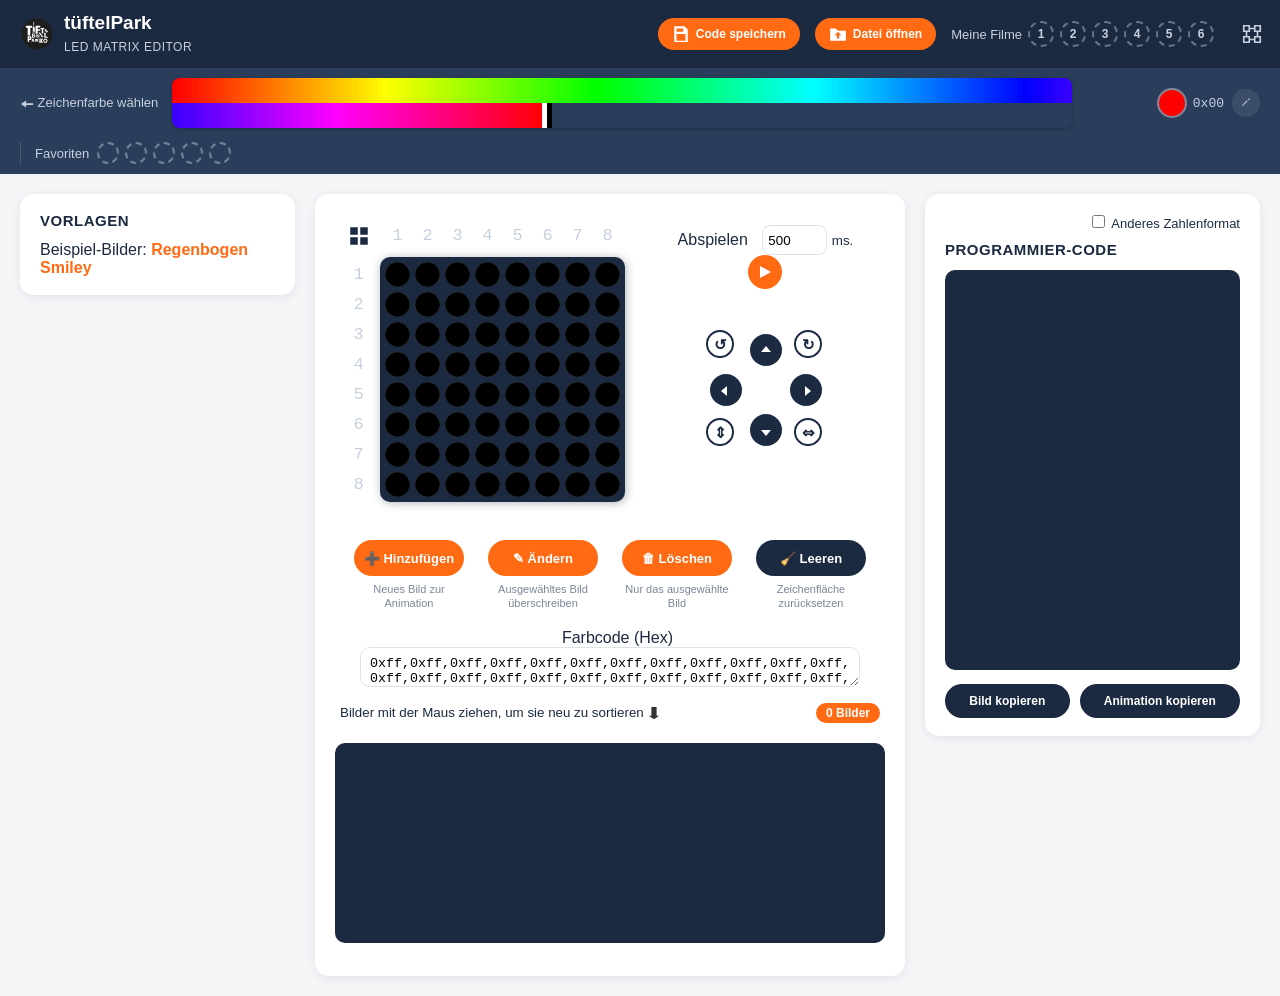
<file: matrix_editor_v3/index.html>
<!DOCTYPE html>
<html lang="de">
<head>
    <meta charset="UTF-8">
    <title>LED Matrix Editor</title>
    <meta name="viewport" content="width=device-width, initial-scale=1">
    <meta name="keywords" content="LED matrix, 8x8, matrix editor, matrix animation">
    <meta name="description" content="Online matrix editor: create images for LED matrix">
    <meta name="author" content="Xantorohara">

    <style>
        @media only screen and (min-height: 900px) {
            #frames { height: 400px; }
        }
    </style>
    <link rel="icon" type="image/svg+xml" href="tp-logo.svg">
    <link rel="stylesheet" href="styles.css?1">
</head>

<body class="red-leds plain-theme">

<nav class="navbar">
    <span class="navbar-brand">
        <img src="tp-logo.svg" alt="tüftelPark" class="logo-mark">
        <span>tüftelPark<br><span class="brand-sub">LED Matrix Editor</span></span>
    </span>

    <span class="navbar-spacer"></span>

    <button id="save-code-button" type="button" title="Aktuellen Code als Datei speichern">
        <svg class="icon" viewBox="0 0 16 16" style="width:18px;height:18px;"><path d="M2 1h9l3 3v11H2V1zm2 2v3h6V3H4zm0 5v6h8V8H4z"/></svg>
        Code speichern
    </button>

    <button id="open-code-button" type="button" title="Gespeicherten Code (.h, .txt, .ino) öffnen – die Datei kann auch auf die Bilderleiste gezogen werden">
        <svg class="icon" viewBox="0 0 16 16" style="width:18px;height:18px;"><path d="M1 3h5l2 2h7v9H1V3zm7 3L5 9h2v3h2V9h2L8 6z"/></svg>
        Datei öffnen
    </button>
    <input id="open-code-input" type="file" accept=".h,.txt,.ino,.c,.cpp,text/plain" style="display:none;">

    <div id="movie-slots" style="display:flex; align-items:center; gap:6px;" title="Leeren Platz anklicken = aktuelle Animation speichern. Belegten Platz anklicken = Film laden. Rechtsklick = Platz löschen.">
        <span class="navbar-text" style="white-space:nowrap;">Meine Filme</span>
        <span id="movie-slot-1" class="movie-slot" data-slot="0">1</span>
        <span id="movie-slot-2" class="movie-slot" data-slot="1">2</span>
        <span id="movie-slot-3" class="movie-slot" data-slot="2">3</span>
        <span id="movie-slot-4" class="movie-slot" data-slot="3">4</span>
        <span id="movie-slot-5" class="movie-slot" data-slot="4">5</span>
        <span id="movie-slot-6" class="movie-slot" data-slot="5">6</span>
        <button id="circuit-theme" title="Anderes Aussehen der Matrix" style="border:none;background:none;">
            <svg class="icon" viewBox="0 0 16 16" style="width:22px;height:22px;"><path d="M2 2h4v4H2V2zm8 0h4v4h-4V2zM2 10h4v4H2v-4zm8 0h4v4h-4v-4zM6 4h4M4 6v4M12 6v4M6 12h4" stroke="currentColor" fill="none" stroke-width="1.2"/></svg>
        </button>
    </div>
</nav>

<div class="navbar-colorbar">
    <span class="navbar-text" style="white-space:nowrap;">
        <svg class="navbar-icon" viewBox="0 0 16 16"><path d="M1 8l6-4v3h8v2H7v3z"/></svg>
        Zeichenfarbe wählen
    </span>
    <p id="color-container"></p>
    <span id="color-preview">
        <h1 id="color-show" class="color-0"></h1>
        <span id="color-word">0x00</span>
        <button id="pipette-button" type="button" title="Pipette: Farbe von der Zeichenfläche übernehmen">
            <svg class="icon" viewBox="0 0 16 16"><path d="M11 1a2 2 0 012 2l-1.5 1.5-1-1L12 2l-1-1zM9.3 4.2l1 1L4 11.5 2.7 12l.5-1.3 6.1-6.5z"/></svg>
        </button>
    </span>
    <span id="favorites-block" title="Leeren Punkt anklicken = aktuelle Farbe speichern. Gefüllten Punkt anklicken = Farbe auswählen. Rechtsklick = Favorit leeren.">
        <span class="navbar-text" style="white-space:nowrap;">Favoriten</span>
        <span id="favorites"></span>
    </span>
</div>

<div class="container-fluid">
    <div class="main-row">

        <div class="col-library">
            <h3>Vorlagen</h3>
            <ul id="sets">
                <li>Beispiel-Bilder:
                    <a href="#0x000102030405060708090a0b0c0d0e0f101112131415161718191a1b1c1d1e1f202122232425262728292a2b2c2d2e2f303132333435363738393a3b3c3d3e3f|404142434445464748494a4b4c4d4e4f505152535455565758595a5b5c5d5e5f606162636465666768696a6b6c6d6e6f707172737475767778797a7b7c7d7e7f|808182838485868788898a8b8c8d8e8f909192939495969798999a9b9c9d9e9fa0a1a2a3a4a5a6a7a8a9aaabacadaeafb0b1b2b3b4b5b6b7b8b9babbbcbdbebf|c0c1c2c3c4c5c6c7c8c9cacbcccdcecfd0d1d2d3d4d5d6d7d8d9dadbdcdddedfe0e1e2e3e4e5e6e7e8e9eaebecedeeeff0f1f2f3f4f5f6f7f8f9fafbfcfdfeff">
                        Regenbogen
                    </a>
                    <a href="#181818181818181818fefe1818fefe1818ffff1818ffff1818ffff1818ffff18181818181818181818ff18181818ff181818ffffffff18181818181818181818|181818181818181818ffff1818ffff1818fefe1818fefe1818fefe1818fefe18181818181818181818181818181818181818ffffffff18181818181818181818|181818181818181818ffff1818ffff18fffefefffffefeff18ffff1818ffff181818181818181818181818181818ff181818ffffffff18181818181818181818">
                        Smiley
                    </a>
                </li>
            </ul>
        </div>

        <div id="circuit" class="col-matrix">
            <table style="display:inline-block;">
                <tr>
                    <td>
                        <table id="matrix">
                            <tr>
                                <td id="matrix-toggle" title="Alles an- oder ausschalten" style="cursor:pointer;">
                                    <svg class="icon" viewBox="0 0 16 16" style="width:20px;height:20px;"><rect x="1" y="1" width="6" height="6"/><rect x="9" y="1" width="6" height="6"/><rect x="1" y="9" width="6" height="6"/><rect x="9" y="9" width="6" height="6"/></svg>
                                </td>
                                <td>
                                    <div id="cols-container"></div>
                                </td>
                                <td style="width: 15px;"></td>
                            </tr>
                            <tr>
                                <td id="rows-container"></td>
                                <td id="leds-container"></td>
                                <td></td>
                            </tr>
                            <tr>
                                <td></td>
                                <td></td>
                                <td style="height: 15px;"></td>
                            </tr>
                        </table>
                    </td>
                    <td style="vertical-align: top;">
                        <div id="player">
                            <label for="play-delay-input" style="padding-right: 10px;">Abspielen</label>
                            <input id="play-delay-input" type="number" min="100" value="500">
                            <small id="ms" title="Millisekunden pro Bild"> ms.</small>
                            <button id="play-button" title="Animation abspielen/anhalten">
                                <svg id="play-button-play" class="icon" viewBox="0 0 16 16"><path d="M3 2l11 6-11 6V2z"/></svg>
                                <svg id="play-button-stop" class="icon" viewBox="0 0 16 16" style="display:none"><rect x="3" y="3" width="10" height="10"/></svg>
                            </button>
                        </div>
                        <div style="height: 25px;"></div>
                        <div id="shift-buttons-container">
                            <button id="rotate-left-button" class="corner-button" style="top:6px; left:6px;" title="Bild um 90° nach links drehen">↺</button>
                            <button id="rotate-right-button" class="corner-button" style="top:6px; left:94px;" title="Bild um 90° nach rechts drehen">↻</button>
                            <button id="shift-up-button" style="top:10px; left:50px;" title="Bild nach oben schieben">
                                <svg class="icon" viewBox="0 0 16 16"><path d="M8 3l5 6H3z"/></svg>
                            </button>
                            <button id="shift-right-button" style="top:50px; left:90px;" title="Bild nach rechts schieben">
                                <svg class="icon" viewBox="0 0 16 16"><path d="M13 8l-6 5V3z"/></svg>
                            </button>
                            <button id="shift-down-button" style="top:90px; left:50px;" title="Bild nach unten schieben">
                                <svg class="icon" viewBox="0 0 16 16"><path d="M8 13L3 7h10z"/></svg>
                            </button>
                            <button id="shift-left-button" style="top:50px; left:10px;" title="Bild nach links schieben">
                                <svg class="icon" viewBox="0 0 16 16"><path d="M3 8l6-5v10z"/></svg>
                            </button>
                            <button id="mirror-v-button" class="corner-button" style="top:94px; left:6px;" title="Bild vertikal spiegeln (oben-unten)">⇕</button>
                            <button id="mirror-h-button" class="corner-button" style="top:94px; left:94px;" title="Bild horizontal spiegeln (links-rechts)">⇔</button>
                        </div>
                        <div style="height: 25px;"></div>
                    </td>
                </tr>

                <tr>
                    <td colspan="2">
                        <div id="edit-buttons-container">
                            <div class="edit-btn">
                                <button id="insert-button" title="Neues Bild zur Animation hinzufügen">➕ Hinzufügen</button>
                                <small>Neues Bild zur Animation</small>
                            </div>
                            <div class="edit-btn">
                                <button id="update-button" title="Ausgewähltes Bild mit der Zeichnung überschreiben">✎ Ändern</button>
                                <small>Ausgewähltes Bild überschreiben</small>
                            </div>
                            <div class="edit-btn">
                                <button id="delete-button" title="Ausgewähltes Bild aus der Animation entfernen">🗑 Löschen</button>
                                <small>Nur das ausgewählte Bild</small>
                            </div>
                            <div class="edit-btn">
                                <button id="clear-button" title="Zeichenfläche leeren">🧹 Leeren</button>
                                <small>Zeichenfläche zurücksetzen</small>
                            </div>
                        </div>
                    </td>
                </tr>
                <tr>
                    <td colspan="2" id="hex-input-row">
                        <label for="hex-input" style="padding: 0 10px 0 25px;">Farbcode (Hex)</label>
                        <textarea id="hex-input" spellcheck="false"></textarea>
                    </td>
                </tr>
            </table>

            <div style="padding: 5px; display:flex; align-items:center; justify-content:space-between; flex-wrap:wrap; gap:8px;">
                <small>
                    Bilder mit der Maus ziehen, um sie neu zu sortieren
                    <svg class="navbar-icon" viewBox="0 0 16 16" style="fill:#333;"><path d="M8 15l-6-4h3V1h6v10h3z"/></svg>
                </small>
                <span id="frame-count">0 Bilder</span>
            </div>

            <div id="frames"></div>
        </div>

        <div class="col-output">
            <div class="checkbox-row">
                <label><input type="checkbox" id="images-as-byte-arrays"> Anderes Zahlenformat</label>
            </div>
            <h3>Programmier-Code</h3>
            <textarea id="output" spellcheck="false"></textarea>
            <div id="copy-buttons-container">
                <button id="copy-image-button" type="button" title="Nur die Werte des aktuellen Bildes kopieren, ohne Klammern">Bild kopieren</button>
                <button id="copy-animation-button" type="button" title="Werte aller Frames kopieren, ohne Klammern">Animation kopieren</button>
            </div>
        </div>

    </div>
</div>

<script src="scripts.js?1"></script>
</body>
</html>
</file>
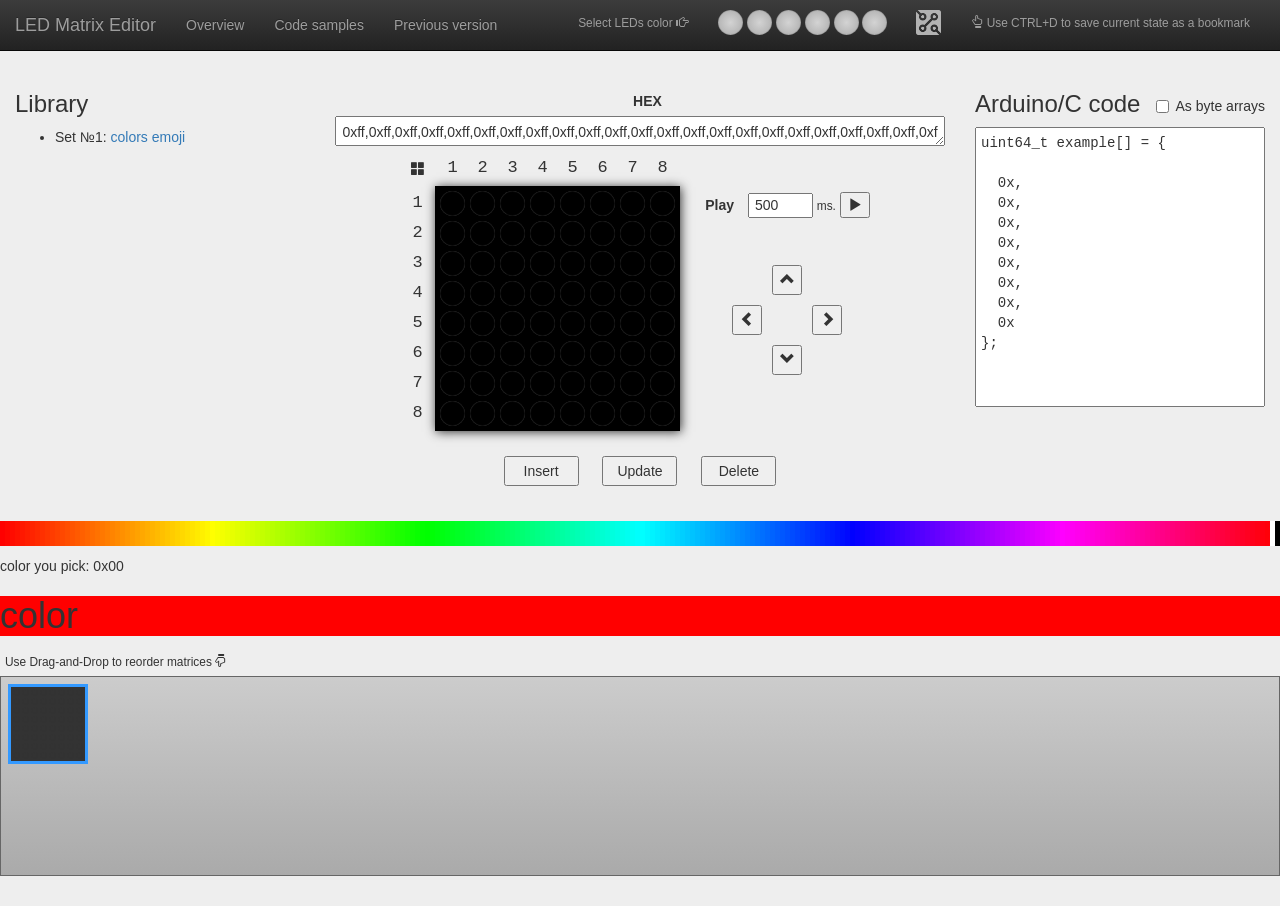
<file: OnlineEditor/docs/index.html>
<!DOCTYPE html>
<html>
<head lang="en">
    <title>LED Matrix Editor</title>

    <meta charset="UTF-8">
    <meta name="keywords" content="LED matrix, 8x8, matrix editor, matrix animation">
    <meta name="description" content="Online matrix editor: create images for LED matrix">
    <meta name="author" content="Xantorohara"/>

    <meta name="google-site-verification" content="jiVeWC16vJvb-WaFNr5oYUCvsWpiUpa21_r-zB-tH3E"/>

    <link rel="icon" type="image/png" href="img/icon.png"/>
    <style>
        @media only screen and (min-height: 900px) {
            #frames {
                height: 400px;
            }
        }
    </style>


    <link rel="stylesheet" href="lib/bootstrap/css/bootstrap.min.css">
    <link rel="stylesheet" href="lib/bootstrap/css/bootstrap-theme.min.css">
    <link rel="stylesheet" href="lib/highlight/styles/androidstudio.css">

    <script src="lib/jquery.min.js"></script>
    <script src="lib/jquery-ui.min.js"></script>
    <script src="lib/js.cookie.js"></script>

    <script src="lib/bootstrap/js/bootstrap.min.js"></script>
    <script src="lib/highlight/highlight.pack.js"></script>

    <link rel="stylesheet" type="text/css" href="styles.css?20170904"/>
    <script src="scripts.js?20170904"></script>

</head>

<body class="red-leds plain-theme">

<nav class="navbar navbar-inverse navbar-static-top">
    <div class="container-fluid">
        <div class="navbar-header">
            <a class="navbar-brand" href="#">LED Matrix Editor</a>
        </div>

        <ul class="nav navbar-nav">
            <li><a href="#overview">Overview</a></li>
            <li><a href="#samples">Code samples</a></li>
            <li><a href="v1/">Previous version</a></li>
        </ul>

        <p class="navbar-text pull-right small">
            <span class="glyphicon glyphicon-hand-up"></span>
            Use CTRL+D to save current state as a bookmark
        </p>

        <div class="navbar-text pull-right" style="margin-top: 10px; margin-bottom: 5px;">
            <div id="red-leds-case" class="leds-case" data-leds-theme="red-leds"></div>
            <div id="yellow-leds-case" class="leds-case" data-leds-theme="yellow-leds"></div>
            <div id="green-leds-case" class="leds-case" data-leds-theme="green-leds"></div>
            <div id="blue-leds-case" class="leds-case" data-leds-theme="blue-leds"></div>
            <div id="white-leds-case" class="leds-case" data-leds-theme="white-leds"></div>
            <div id="black-leds-case" class="leds-case" data-leds-theme="black-leds"></div>
            <div id="circuit-theme" title="Switch matrix theme"></div>
        </div>
        <p class="navbar-text pull-right small">
            Select LEDs color <span class="glyphicon glyphicon-hand-right"></span>
        </p>
    </div>
</nav>

<div class="container-fluid">
    <div class="row">
        <div class="col-xs-6 col-md-3 debug">
            <h3>Library</h3>
            <ul id="sets">
                <li>Set №1:
                    <a href="#0x000102030405060708090a0b0c0d0e0f101112131415161718191a1b1c1d1e1f202122232425262728292a2b2c2d2e2f303132333435363738393a3b3c3d3e3f|404142434445464748494a4b4c4d4e4f505152535455565758595a5b5c5d5e5f606162636465666768696a6b6c6d6e6f707172737475767778797a7b7c7d7e7f|808182838485868788898a8b8c8d8e8f909192939495969798999a9b9c9d9e9fa0a1a2a3a4a5a6a7a8a9aaabacadaeafb0b1b2b3b4b5b6b7b8b9babbbcbdbebf|c0c1c2c3c4c5c6c7c8c9cacbcccdcecfd0d1d2d3d4d5d6d7d8d9dadbdcdddedfe0e1e2e3e4e5e6e7e8e9eaebecedeeeff0f1f2f3f4f5f6f7f8f9fafbfcfdfeff">
                        colors
                    </a>
                    <a href="#181818181818181818fefe1818fefe1818ffff1818ffff1818ffff1818ffff18181818181818181818ff18181818ff181818ffffffff18181818181818181818|181818181818181818ffff1818ffff1818fefe1818fefe1818fefe1818fefe18181818181818181818181818181818181818ffffffff18181818181818181818|181818181818181818ffff1818ffff18fffefefffffefeff18ffff1818ffff181818181818181818181818181818ff181818ffffffff18181818181818181818">
                        emoji
                    </a>
                </li>
            </ul>
        </div>
        <div class="col-xs-6 col-md-3 col-md-push-6 debug">
            <div class="checkbox pull-right" style="margin-top: 25px;">
                <label> <input type="checkbox" id="images-as-byte-arrays"> As byte arrays </label>
            </div>

            <h3>Arduino/C code</h3>

            <textarea id="output" spellcheck="false" style="width: 100%;"></textarea>

        </div>

        <div id="circuit" class="col-xs-12 col-md-6 col-md-pull-3 text-center debug">
            <table style="display: inline-block;">
                <tr>
                    <td>
                        <table id="matrix">
                            <tr>
                                <td id="matrix-toggle" title="Select/Clear all elements">
                                    <span class="glyphicon glyphicon-th-large"></span>
                                </td>
                                <td>
                                    <div id="cols-container"></div>
                                </td>
                                <td style="width: 15px;"></td>
                            </tr>
                            <tr>
                                <td id="rows-container"></td>
                                <td id="leds-container"></td>
                                <td></td>
                            </tr>
                            <tr>
                                <td></td>
                                <td></td>
                                <td style="height: 15px;"></td>
                            </tr>
                        </table>
                    </td>
                    <td>
                        <div id="player">
                            <label for="play-delay-input" style="padding-right: 10px;">Play </label>
                            <input id="play-delay-input" type="number" min="100" value="500">
                            <small id="ms"> ms.</small>
                            <button id="play-button">
                                <span id="play-button-play" class="glyphicon glyphicon-play"></span>
                                <span id="play-button-stop" style="display: none" class="glyphicon glyphicon-stop"></span>
                            </button>
                        </div>
                        <div style="height: 25px;"></div>
                        <div id="shift-buttons-container">
                            <button id="shift-up-button" style="top:10px; left:50px;" title="Shift matrix up">
                                <span class="glyphicon glyphicon-chevron-up"></span>
                            </button>
                            <button id="shift-right-button" style="top:50px; left:90px;" title="Shift matrix right">
                                <span class="glyphicon glyphicon-chevron-right"></span>
                            </button>
                            <button id="shift-down-button" style="top:90px; left:50px;" title="Shift matrix down">
                                <span class="glyphicon glyphicon-chevron-down"></span>
                            </button>
                            <button id="shift-left-button" style="top:50px; left:10px;" title="Shift matrix left">
                                <span class="glyphicon glyphicon-chevron-left"></span>
                            </button>
                            <!-- <button id="invert-button" style="top: 50px; left: 50px;" title="Invert matrix">
                                <span class="glyphicon glyphicon-lamp"></span>
                            </button> -->
                        </div>
                        <div style="height: 25px;"></div>
                    </td>
                </tr>

                <tr>
                    <td colspan="2">
                        <div id="edit-buttons-container">
                            <button id="insert-button" title="Insert matrix into the animation">Insert</button>
                            <button id="update-button" title="Update matrix in the animation">Update</button>
                            <button id="delete-button" title="Delete matrix from the animation">Delete</button>
                            <!-- <label for="hex-input" style="padding: 0 10px 0 25px;">HEX </label> -->
                        </div>
                    </td>
                </tr>
                <!-- new -->
                <tr>
                    <div>
                    </br>
                        <label for="hex-input" style="padding: 0 10px 0 25px;">HEX </label>
                        <textarea id="hex-input" spellcheck="false" style="width: 100%;"></textarea>
                        <!-- <input id="hex-input" height="16" maxlength="16" placeholder="UINT64 HEX" title="Input matrix as a 64-bit number in HEX format"> -->
                    </div>   
                </tr> 
            </table>
        </div>

    </div>
    <div class="row" style="clear: both; ">
    </br>
        <p id="color-container" ></p>
        <p id='color-word'>color you pick: 0x00</p>
        <h1 id='color-show' class='color-0'>color</h1>
    </div>
    
    <div class="row" style="padding: 5px;">
        <small>
            Use Drag-and-Drop to reorder matrices
            <span class="glyphicon glyphicon-hand-down"></span>
        </small>
    </div>

    <div id="frames" class="row" style="clear: both; "></div>
</div>

<div class="container">
    <br/>
    <p class="text-center">
        <script async src="//pagead2.googlesyndication.com/pagead/js/adsbygoogle.js"></script>
        <ins class="adsbygoogle"
             style="display:block"
             data-ad-client="ca-pub-6112298272240282"
             data-ad-slot="1102556283"
             data-ad-format="auto"></ins>
        <script>
            (adsbygoogle = window.adsbygoogle || []).push({});
        </script>
    </p>


</html>
</file>
<file: matrix_editor_v3/styles.css>
/* LED Matrix Editor — im tüftelPark-Look, ohne externe Frameworks/Fonts */

:root {
    --tp-orange: #FF6A13;
    --tp-orange-dark: #E85A00;
    --tp-navy: #1B2A41;
    --tp-navy-light: #2A3E5C;
    --tp-bg: #F4F5F7;
    --tp-card: #FFFFFF;
    --tp-text: #1B2A41;
    --tp-radius: 14px;
}

* { box-sizing: border-box; }

body {
    margin: 0;
    background: var(--tp-bg);
    color: var(--tp-text);
    font-family: 'Segoe UI', 'Trebuchet MS', Verdana, Arial, sans-serif;
    user-select: none;
    -webkit-user-select: none;
}

a { color: var(--tp-orange); text-decoration: none; font-weight: 600; }
a:hover { text-decoration: underline; }

h3 {
    color: var(--tp-navy);
    font-weight: 800;
    text-transform: uppercase;
    letter-spacing: .5px;
    font-size: 15px;
    margin: 0 0 12px;
}

button {
    font-family: inherit;
    cursor: pointer;
}

/* ---------- Navigation ---------- */

.navbar {
    background: var(--tp-navy);
    color: #c7d0dd;
    padding: 12px 20px;
    display: flex;
    flex-wrap: wrap;
    align-items: center;
    gap: 15px;
}

.navbar-brand {
    display: flex;
    align-items: center;
    gap: 10px;
    color: #fff;
    font-size: 19px;
    font-weight: 800;
}

.navbar-brand .logo-mark {
    display: inline-block;
    width: 34px;
    height: 34px;
    border-radius: 50%;
    flex-shrink: 0;
}

.navbar-brand .brand-sub {
    font-weight: 400;
    font-size: 12px;
    color: #c7d0dd;
    text-transform: uppercase;
    letter-spacing: .5px;
}

.navbar-nav {
    list-style: none;
    display: flex;
    gap: 18px;
    margin: 0;
    padding: 0;
}

.navbar-nav a {
    color: #c7d0dd;
    font-weight: 600;
    font-size: 14px;
}

.navbar-nav a:hover {
    color: var(--tp-orange);
    text-decoration: none;
}

.navbar-text {
    color: #c7d0dd;
    font-size: 13px;
    margin: 0;
}

.navbar-spacer {
    flex: 1 1 auto;
}

.navbar-icon {
    display: inline-block;
    vertical-align: middle;
    width: 14px;
    height: 14px;
    fill: currentColor;
}

#save-code-button,
#open-code-button {
    display: inline-flex;
    align-items: center;
    gap: 6px;
    border: none;
    border-radius: 999px;
    background: var(--tp-orange);
    color: #fff;
    font-weight: 700;
    font-size: 12px;
    padding: 7px 14px;
    white-space: nowrap;
    transition: background .15s ease, transform .1s ease;
}

#save-code-button:hover,
#open-code-button:hover {
    background: var(--tp-orange-dark);
    transform: translateY(-1px);
}

#frames.drop-target {
    outline: 3px dashed var(--tp-orange);
    outline-offset: -3px;
}

#import-toast {
    position: fixed;
    bottom: 18px;
    left: 50%;
    transform: translateX(-50%);
    background: var(--tp-navy);
    color: #fff;
    font-size: 13px;
    padding: 10px 16px;
    border-radius: 999px;
    box-shadow: 0 4px 16px rgba(0,0,0,.25);
    z-index: 1001;
    opacity: 1;
    transition: opacity .6s ease;
    max-width: calc(100vw - 32px);
}

#import-toast.error {
    background: #b3261e;
}

#import-toast.fade-out {
    opacity: 0;
}

.navbar-colorbar {
    background: var(--tp-navy-light);
    padding: 10px 20px;
    display: flex;
    flex-wrap: wrap;
    align-items: center;
    gap: 14px;
}

.navbar-colorbar #color-container {
    margin: 0;
    flex: 1 1 auto;
    min-width: 200px;
}

#color-preview {
    display: flex;
    align-items: center;
    gap: 8px;
    flex-shrink: 0;
}

#color-show {
    width: 26px;
    height: 26px;
    margin: 0;
    border-radius: 50%;
    box-shadow: 0 0 0 2px rgba(255,255,255,.4);
}

#color-word {
    color: #c7d0dd;
    font-family: "Bitstream Vera Sans Mono", Monaco, "Courier New", Courier, monospace;
    font-size: 13px;
}

#pipette-button {
    display: inline-flex;
    align-items: center;
    justify-content: center;
    width: 28px;
    height: 28px;
    border: 2px solid transparent;
    border-radius: 50%;
    background: rgba(255,255,255,.08);
    color: #c7d0dd;
}

#pipette-button:hover {
    color: #fff;
    background: rgba(255,255,255,.18);
}

#pipette-button.active {
    color: #fff;
    background: var(--tp-orange);
    border-color: #fff;
}

#leds-matrix.pipette-mode .item {
    cursor: crosshair;
}

#favorites-block {
    display: flex;
    align-items: center;
    gap: 8px;
    flex-shrink: 0;
    padding-left: 14px;
    border-left: 1px solid rgba(255,255,255,.15);
}

#favorites {
    display: flex;
    gap: 6px;
}

.favorite-slot {
    display: inline-block;
    width: 22px;
    height: 22px;
    border-radius: 50%;
    cursor: pointer;
    border: 2px dashed rgba(255,255,255,.35);
    background: transparent;
}

.favorite-slot.filled {
    border-style: solid;
    border-color: rgba(255,255,255,.5);
}

.favorite-slot:hover {
    border-color: var(--tp-orange);
}

/* ---------- Layout ---------- */

.container-fluid {
    padding: 20px;
    max-width: 1400px;
    margin: 0 auto;
}

.main-row {
    display: flex;
    flex-wrap: wrap;
    gap: 20px;
    align-items: flex-start;
}

.col-library,
.col-matrix,
.col-output {
    background: var(--tp-card);
    border-radius: var(--tp-radius);
    padding: 18px 20px;
    box-shadow: 0 2px 10px rgba(27, 42, 65, 0.08);
}

.col-library {
    flex: 1 1 220px;
    min-width: 200px;
}

.col-matrix {
    flex: 2 1 480px;
    min-width: 320px;
    text-align: center;
}

.col-output {
    flex: 1 1 280px;
    min-width: 260px;
}

#sets {
    list-style: none;
    padding: 0;
    margin: 0;
}

.checkbox-row {
    text-align: right;
    margin-bottom: 10px;
    font-size: 13px;
}

/* ---------- Matrix / color tables ---------- */

#cols-list,
#rows-list,
#leds-matrix {
    font-family: "Bitstream Vera Sans Mono", Monaco, "Courier New", Courier, monospace;
    border-spacing: 5px;
    border-collapse: separate;
    margin: 0 auto;
}

#color-picker {
    display: flex;
    flex-wrap: wrap;
    justify-content: flex-start;
    width: 100%;
    max-width: 900px;
    margin: 0;
    border-radius: 8px;
    overflow: hidden;
    box-shadow: 0 1px 4px rgba(0,0,0, .25);
}

#color-picker .picker {
    width: 5px;
    min-width: 5px;
    height: 25px;
    cursor: pointer;
    flex: 0 0 auto;
}

#leds-matrix .item,
#cols-list .item,
#rows-list .item {
    width: 25px;
    min-width: 25px;
    max-width: 25px;
    height: 25px;
    min-height: 25px;
    max-height: 25px;
    cursor: pointer;
    font-size: 17px;
    text-align: center;
    color: #c7d0dd;
}

#leds-matrix .item {
    border-radius: 50%;
    box-shadow: inset 0 0 1px #666666;
}

#leds-matrix {
    background-color: var(--tp-navy);
    border-radius: 10px;
    box-shadow: 1px 1px 10px rgba(27, 42, 65, .35);
}

body.red-leds #matrix-toggle:hover,
body.red-leds #cols-list .item:hover,
body.red-leds #rows-list .item:hover,
body.red-leds #cols-list .item.hover,
body.red-leds #rows-list .item.hover {
    color: #ff3333;
    font-weight: bold;
}

body.yellow-leds #matrix-toggle:hover,
body.yellow-leds #cols-list .item:hover,
body.yellow-leds #rows-list .item:hover,
body.yellow-leds #cols-list .item.hover,
body.yellow-leds #rows-list .item.hover {
    color: #ffcc00;
    font-weight: bold;
}

body.green-leds #matrix-toggle:hover,
body.green-leds #cols-list .item:hover,
body.green-leds #rows-list .item:hover,
body.green-leds #cols-list .item.hover,
body.green-leds #rows-list .item.hover {
    color: #00cc00;
    font-weight: bold;
}

body.blue-leds #matrix-toggle:hover,
body.blue-leds #cols-list .item:hover,
body.blue-leds #rows-list .item:hover,
body.blue-leds #cols-list .item.hover,
body.blue-leds #rows-list .item.hover {
    color: #3366ff;
    font-weight: bold;
}

body.white-leds #matrix-toggle:hover,
body.white-leds #cols-list .item:hover,
body.white-leds #rows-list .item:hover,
body.white-leds #cols-list .item.hover,
body.white-leds #rows-list .item.hover {
    color: #ffffff;
    font-weight: bold;
}

body.black-leds #matrix-toggle:hover,
body.black-leds #cols-list .item:hover,
body.black-leds #rows-list .item:hover,
body.black-leds #cols-list .item.hover,
body.black-leds #rows-list .item.hover {
    color: var(--tp-orange);
    font-weight: bold;
}

/* ---------- Player / buttons ---------- */

#player {
    display: inline-block;
    padding: 10px;
}

#play-delay-input {
    height: 30px;
    width: 65px;
    padding: 5px;
    border: 1px solid #dde1e8;
    border-radius: 8px;
}

#hex-input {
    text-align: center;
    width: 100%;
    max-width: 500px;
    height: 40px;
    padding: 8px;
    border: 1px solid #dde1e8;
    border-radius: 10px;
    font-family: "Bitstream Vera Sans Mono", Monaco, "Courier New", Courier, monospace;
}

#hex-input-row {
    margin-top: 10px;
}

#edit-buttons-container {
    padding: 14px 10px;
    display: flex;
    justify-content: center;
    align-items: flex-start;
    gap: 24px;
    flex-wrap: wrap;
}

.edit-btn {
    display: flex;
    flex-direction: column;
    align-items: center;
    gap: 6px;
    width: 110px;
}

.edit-btn small {
    color: #7a8699;
    font-size: 11px;
    text-align: center;
    line-height: 1.3;
}

#shift-buttons-container {
    display: inline-block;
    position: relative;
    box-sizing: content-box;
    width: 130px;
    height: 130px;
}

button#insert-button,
button#update-button,
button#delete-button {
    width: 100%;
    height: 36px;
    border: none;
    border-radius: 999px;
    background: var(--tp-orange);
    color: #fff;
    font-weight: 700;
    font-size: 13px;
    transition: background .15s ease, transform .1s ease;
}

button#clear-button {
    width: 100%;
    height: 36px;
    border: none;
    border-radius: 999px;
    background: var(--tp-navy);
    color: #fff;
    font-weight: 700;
    font-size: 13px;
    transition: background .15s ease, transform .1s ease;
}

button#clear-button:hover {
    background: #0d1420;
    transform: translateY(-1px);
}

button#insert-button:hover,
button#update-button:hover,
button#delete-button:hover {
    background: var(--tp-orange-dark);
    transform: translateY(-1px);
}

button#insert-button:disabled,
button#update-button:disabled,
button#delete-button:disabled {
    background: #dde1e8;
    color: #9aa4b2;
    cursor: not-allowed;
    transform: none;
}

.corner-button {
    position: absolute;
    height: 28px;
    width: 28px;
    font-size: 15px;
    line-height: 1;
    box-sizing: border-box;
    border: 2px solid var(--tp-navy);
    border-radius: 50%;
    background: #fff;
    color: var(--tp-navy);
    font-weight: 700;
}

.corner-button:hover {
    background: var(--tp-navy);
    color: #fff;
}

#shift-up-button,
#shift-right-button,
#shift-down-button,
#shift-left-button {
    position: absolute;
    height: 32px;
    width: 32px;
    font-size: 15px;
    box-sizing: border-box;
    border: none;
    border-radius: 50%;
    background: var(--tp-navy);
    color: #fff;
}

#shift-up-button:hover,
#shift-right-button:hover,
#shift-down-button:hover,
#shift-left-button:hover {
    background: var(--tp-orange);
}

#play-button {
    border: none;
    border-radius: 50%;
    width: 34px;
    height: 34px;
    background: var(--tp-orange);
    color: #fff;
    vertical-align: middle;
}

#play-button:hover {
    background: var(--tp-orange-dark);
}

.icon {
    width: 16px;
    height: 16px;
    fill: currentColor;
    vertical-align: middle;
}

#leds-matrix .item:hover {
    box-shadow: 0 0 0 2px var(--tp-orange);
}

.movie-slot {
    display: inline-flex;
    align-items: center;
    justify-content: center;
    width: 26px;
    height: 26px;
    border-radius: 50%;
    cursor: pointer;
    border: 2px dashed rgba(255,255,255,.35);
    color: #c7d0dd;
    font-weight: 700;
    font-size: 12px;
    user-select: none;
}

.movie-slot.filled {
    border-style: solid;
    border-color: var(--tp-orange);
    background: var(--tp-orange);
    color: #fff;
}

.movie-slot:hover {
    border-color: var(--tp-orange);
}

#circuit-theme {
    display: inline-block;
    width: 25px;
    height: 25px;
    cursor: pointer;
    color: #c7d0dd;
    margin-left: 15px;
    border: none;
    background: none;
}

#circuit-theme:hover {
    color: var(--tp-orange);
}

#frame-count {
    display: inline-block;
    background: var(--tp-orange);
    color: #fff;
    font-weight: 700;
    font-size: 12px;
    padding: 3px 10px;
    border-radius: 999px;
    white-space: nowrap;
}

#autosave-toast {
    position: fixed;
    bottom: 18px;
    left: 50%;
    transform: translateX(-50%);
    background: var(--tp-navy);
    color: #fff;
    font-size: 13px;
    padding: 10px 16px;
    border-radius: 999px;
    box-shadow: 0 4px 16px rgba(0,0,0,.25);
    display: flex;
    align-items: center;
    gap: 12px;
    z-index: 1000;
    opacity: 1;
    transition: opacity .6s ease;
}

#autosave-toast.fade-out {
    opacity: 0;
}

#autosave-toast button {
    border: none;
    border-radius: 999px;
    background: var(--tp-orange);
    color: #fff;
    font-weight: 700;
    font-size: 12px;
    padding: 5px 12px;
}

#autosave-toast button:hover {
    background: var(--tp-orange-dark);
}

#frames {
    padding: 8px;
    height: 200px;
    overflow-y: scroll;
    text-align: left;
    border-radius: 10px;
    background: var(--tp-navy);
    margin: 15px 0;
}

#frames .frame {
    margin: 3px;
    display: inline-block;
    background-color: var(--tp-navy-light);
    border-spacing: 2px;
    border-collapse: separate;
    border: solid transparent 3px;
    border-radius: 6px;
    cursor: grab;
}

#frames .frame.dragging {
    opacity: 0.4;
}

#frames .frame .item {
    width: 7px;
    height: 7px;
    border-radius: 50%;
    box-shadow: inset 0 0 1px #333333;
}

#frames .frame.selected {
    border-color: var(--tp-orange);
}

#output {
    font-family: "Bitstream Vera Sans Mono", Monaco, "Courier New", Courier, monospace;
    resize: none;
    padding: 10px;
    width: 100%;
    height: 400px;
    background: var(--tp-navy);
    color: #d7ecff;
    border: none;
    border-radius: 10px;
}

#copy-buttons-container {
    display: flex;
    gap: 10px;
    margin-top: 10px;
}

#copy-buttons-container button {
    flex: 1 1 auto;
    height: 34px;
    border: none;
    border-radius: 999px;
    background: var(--tp-navy);
    color: #fff;
    font-weight: 700;
    font-size: 12px;
    transition: background .15s ease, transform .1s ease;
}

#copy-buttons-container button:hover {
    background: var(--tp-orange);
    transform: translateY(-1px);
}

#copy-buttons-container button.copied {
    background: #2ea043;
}

/* ---------- Circuit theme ---------- */

.circuit-theme #circuit {
    background-image: url('img/circuit.jpg');
    background-size: cover;
    padding: 5px;
}

.circuit-theme #matrix {
    color: white;
    border: solid 1px var(--tp-navy-light);
    background-color: var(--tp-navy);
    box-shadow: 10px 10px 10px rgba(0,0,0,.3);
    margin: 10px;
    border-radius: 10px;
}

.circuit-theme #leds-container {
    border: solid 1px #808080;
}

.circuit-theme #player,
.circuit-theme #shift-buttons-container,
.circuit-theme #edit-buttons-container {
    background-color: var(--tp-navy);
    border: solid 1px var(--tp-navy-light);
    box-shadow: 10px 10px 10px rgba(0,0,0,.3);
    border-radius: 10px;
}

.circuit-theme #player label,
.circuit-theme #ms,
.circuit-theme #shift-buttons-container label,
.circuit-theme #edit-buttons-container label {
    color: white;
}

/* ---------- 256 LED colour classes ---------- */
/* ---------- 256 LED colour classes ---------- */
.color-0 {background: #ff0000}
.color-1 {background: #ff0600}
.color-2 {background: #ff0c00}
.color-3 {background: #ff1200}
.color-4 {background: #ff1800}
.color-5 {background: #ff1e00}
.color-6 {background: #ff2400}
.color-7 {background: #ff2a00}
.color-8 {background: #ff3000}
.color-9 {background: #ff3600}
.color-10 {background: #ff3c00}
.color-11 {background: #ff4200}
.color-12 {background: #ff4800}
.color-13 {background: #ff4e00}
.color-14 {background: #ff5400}
.color-15 {background: #ff5a00}
.color-16 {background: #ff6000}
.color-17 {background: #ff6600}
.color-18 {background: #ff6c00}
.color-19 {background: #ff7200}
.color-20 {background: #ff7800}
.color-21 {background: #ff7e00}
.color-22 {background: #ff8400}
.color-23 {background: #ff8a00}
.color-24 {background: #ff9000}
.color-25 {background: #ff9600}
.color-26 {background: #ff9c00}
.color-27 {background: #ffa200}
.color-28 {background: #ffa800}
.color-29 {background: #ffae00}
.color-30 {background: #ffb400}
.color-31 {background: #ffba00}
.color-32 {background: #ffc000}
.color-33 {background: #ffc600}
.color-34 {background: #ffcc00}
.color-35 {background: #ffd200}
.color-36 {background: #ffd800}
.color-37 {background: #ffde00}
.color-38 {background: #ffe400}
.color-39 {background: #ffea00}
.color-40 {background: #fff000}
.color-41 {background: #fff600}
.color-42 {background: #ffff00}
.color-43 {background: #f9ff00}
.color-44 {background: #f3ff00}
.color-45 {background: #edff00}
.color-46 {background: #e7ff00}
.color-47 {background: #e1ff00}
.color-48 {background: #dbff00}
.color-49 {background: #d5ff00}
.color-50 {background: #cfff00}
.color-51 {background: #c9ff00}
.color-52 {background: #c3ff00}
.color-53 {background: #bdff00}
.color-54 {background: #b7ff00}
.color-55 {background: #b1ff00}
.color-56 {background: #abff00}
.color-57 {background: #a5ff00}
.color-58 {background: #9fff00}
.color-59 {background: #99ff00}
.color-60 {background: #93ff00}
.color-61 {background: #8dff00}
.color-62 {background: #87ff00}
.color-63 {background: #81ff00}
.color-64 {background: #7bff00}
.color-65 {background: #75ff00}
.color-66 {background: #6fff00}
.color-67 {background: #69ff00}
.color-68 {background: #63ff00}
.color-69 {background: #5dff00}
.color-70 {background: #57ff00}
.color-71 {background: #51ff00}
.color-72 {background: #4bff00}
.color-73 {background: #45ff00}
.color-74 {background: #3fff00}
.color-75 {background: #39ff00}
.color-76 {background: #33ff00}
.color-77 {background: #2dff00}
.color-78 {background: #27ff00}
.color-79 {background: #21ff00}
.color-80 {background: #1bff00}
.color-81 {background: #15ff00}
.color-82 {background: #0fff00}
.color-83 {background: #09ff00}
.color-84 {background: #03ff00}
.color-85 {background: #00ff00}
.color-86 {background: #00ff06}
.color-87 {background: #00ff0c}
.color-88 {background: #00ff12}
.color-89 {background: #00ff18}
.color-90 {background: #00ff1e}
.color-91 {background: #00ff24}
.color-92 {background: #00ff2a}
.color-93 {background: #00ff30}
.color-94 {background: #00ff36}
.color-95 {background: #00ff3c}
.color-96 {background: #00ff42}
.color-97 {background: #00ff48}
.color-98 {background: #00ff4e}
.color-99 {background: #00ff54}
.color-100 {background: #00ff5a}
.color-101 {background: #00ff60}
.color-102 {background: #00ff66}
.color-103 {background: #00ff6c}
.color-104 {background: #00ff72}
.color-105 {background: #00ff78}
.color-106 {background: #00ff7e}
.color-107 {background: #00ff84}
.color-108 {background: #00ff8a}
.color-109 {background: #00ff90}
.color-110 {background: #00ff96}
.color-111 {background: #00ff9c}
.color-112 {background: #00ffa2}
.color-113 {background: #00ffa8}
.color-114 {background: #00ffae}
.color-115 {background: #00ffb4}
.color-116 {background: #00ffba}
.color-117 {background: #00ffc0}
.color-118 {background: #00ffc6}
.color-119 {background: #00ffcc}
.color-120 {background: #00ffd2}
.color-121 {background: #00ffd8}
.color-122 {background: #00ffde}
.color-123 {background: #00ffe4}
.color-124 {background: #00ffea}
.color-125 {background: #00fff0}
.color-126 {background: #00fff6}
.color-127 {background: #00fffc}
.color-128 {background: #00ffff}
.color-129 {background: #00f9ff}
.color-130 {background: #00f3ff}
.color-131 {background: #00edff}
.color-132 {background: #00e7ff}
.color-133 {background: #00e1ff}
.color-134 {background: #00dbff}
.color-135 {background: #00d5ff}
.color-136 {background: #00cfff}
.color-137 {background: #00c9ff}
.color-138 {background: #00c3ff}
.color-139 {background: #00bdff}
.color-140 {background: #00b7ff}
.color-141 {background: #00b1ff}
.color-142 {background: #00abff}
.color-143 {background: #00a5ff}
.color-144 {background: #009fff}
.color-145 {background: #0099ff}
.color-146 {background: #0093ff}
.color-147 {background: #008dff}
.color-148 {background: #0087ff}
.color-149 {background: #0081ff}
.color-150 {background: #007bff}
.color-151 {background: #0075ff}
.color-152 {background: #006fff}
.color-153 {background: #0069ff}
.color-154 {background: #0063ff}
.color-155 {background: #005dff}
.color-156 {background: #0057ff}
.color-157 {background: #0051ff}
.color-158 {background: #004bff}
.color-159 {background: #0045ff}
.color-160 {background: #003fff}
.color-161 {background: #0039ff}
.color-162 {background: #0033ff}
.color-163 {background: #002dff}
.color-164 {background: #0027ff}
.color-165 {background: #0021ff}
.color-166 {background: #001bff}
.color-167 {background: #0015ff}
.color-168 {background: #000fff}
.color-169 {background: #0009ff}
.color-170 {background: #0000ff}
.color-171 {background: #0600ff}
.color-172 {background: #0c00ff}
.color-173 {background: #1200ff}
.color-174 {background: #1800ff}
.color-175 {background: #1e00ff}
.color-176 {background: #2400ff}
.color-177 {background: #2a00ff}
.color-178 {background: #3000ff}
.color-179 {background: #3600ff}
.color-180 {background: #3c00ff}
.color-181 {background: #4200ff}
.color-182 {background: #4800ff}
.color-183 {background: #4e00ff}
.color-184 {background: #5400ff}
.color-185 {background: #5a00ff}
.color-186 {background: #6000ff}
.color-187 {background: #6600ff}
.color-188 {background: #6c00ff}
.color-189 {background: #7200ff}
.color-190 {background: #7800ff}
.color-191 {background: #7e00ff}
.color-192 {background: #8400ff}
.color-193 {background: #8a00ff}
.color-194 {background: #9000ff}
.color-195 {background: #9600ff}
.color-196 {background: #9c00ff}
.color-197 {background: #a200ff}
.color-198 {background: #a800ff}
.color-199 {background: #ae00ff}
.color-200 {background: #b400ff}
.color-201 {background: #ba00ff}
.color-202 {background: #c000ff}
.color-203 {background: #c600ff}
.color-204 {background: #cc00ff}
.color-205 {background: #d200ff}
.color-206 {background: #d800ff}
.color-207 {background: #de00ff}
.color-208 {background: #e400ff}
.color-209 {background: #ea00ff}
.color-210 {background: #f000ff}
.color-211 {background: #f600ff}
.color-212 {background: #ff00ff}
.color-213 {background: #ff00f9}
.color-214 {background: #ff00f3}
.color-215 {background: #ff00ed}
.color-216 {background: #ff00e7}
.color-217 {background: #ff00e1}
.color-218 {background: #ff00db}
.color-219 {background: #ff00d5}
.color-220 {background: #ff00cf}
.color-221 {background: #ff00c9}
.color-222 {background: #ff00c3}
.color-223 {background: #ff00bd}
.color-224 {background: #ff00b7}
.color-225 {background: #ff00b1}
.color-226 {background: #ff00ab}
.color-227 {background: #ff00a5}
.color-228 {background: #ff009f}
.color-229 {background: #ff0099}
.color-230 {background: #ff0093}
.color-231 {background: #ff008d}
.color-232 {background: #ff0087}
.color-233 {background: #ff0081}
.color-234 {background: #ff007b}
.color-235 {background: #ff0075}
.color-236 {background: #ff006f}
.color-237 {background: #ff0069}
.color-238 {background: #ff0063}
.color-239 {background: #ff005d}
.color-240 {background: #ff0057}
.color-241 {background: #ff0051}
.color-242 {background: #ff004b}
.color-243 {background: #ff0045}
.color-244 {background: #ff003f}
.color-245 {background: #ff0039}
.color-246 {background: #ff0033}
.color-247 {background: #ff002d}
.color-248 {background: #ff0027}
.color-249 {background: #ff0021}
.color-250 {background: #ff001b}
.color-251 {background: #ff0015}
.color-252 {background: #ff000f}
.color-253 {background: #ff0009}
.color-254 {background: #ffffff}
.color-255 {background: #000000}
</file>
<file: OnlineEditor/docs/lib/highlight/styles/androidstudio.css>
/*
Date: 24 Fev 2015
Author: Pedro Oliveira <kanytu@gmail . com>
*/

.hljs {
  color: #a9b7c6;
  background: #282b2e;
  display: block;
  overflow-x: auto;
  padding: 0.5em;
}

.hljs-number,
.hljs-literal,
.hljs-symbol,
.hljs-bullet {
  color: #6897BB;
}

.hljs-keyword,
.hljs-selector-tag,
.hljs-deletion {
  color: #cc7832;
}

.hljs-variable,
.hljs-template-variable,
.hljs-link {
  color: #629755;
}

.hljs-comment,
.hljs-quote {
  color: #808080;
}

.hljs-meta {
  color: #bbb529;
}

.hljs-string,
.hljs-attribute,
.hljs-addition {
  color: #6A8759;
}

.hljs-section,
.hljs-title,
.hljs-type {
  color: #ffc66d;
}

.hljs-name,
.hljs-selector-id,
.hljs-selector-class {
  color: #e8bf6a;
}

.hljs-emphasis {
  font-style: italic;
}

.hljs-strong {
  font-weight: bold;
}
</file>
<file: OnlineEditor/docs/styles.css>
body {
    background: #EEEEEE;
    user-select: none;
    -webkit-user-select: none;
}

#color-picker{
    font-family: "Bitstream Vera Sans Mono", Monaco, "Courier New", Courier, monospace;
    /* border-spacing: 5px; */
    border-collapse: collapse;
}
#cols-list,
#rows-list,
#leds-matrix {
    font-family: "Bitstream Vera Sans Mono", Monaco, "Courier New", Courier, monospace;
    border-spacing: 5px;
    border-collapse: separate;
}

#color-picker .picker{
    width: 5px;
    min-width: 3px;
    max-width: 5px;

    height: 25px;
    min-height: 25px;
    max-height: 25px;

    cursor: pointer;
    font-size: 17px;
}

#leds-matrix .item,
#cols-list .item,
#rows-list .item {
    width: 25px;
    min-width: 25px;
    max-width: 25px;

    height: 25px;
    min-height: 25px;
    max-height: 25px;

    cursor: pointer;
    font-size: 17px;
}

#leds-matrix .item {
    border-radius: 50%;
    box-shadow: inset 0 0 1px #666666;
    /* background: #808080 radial-gradient(ellipse at 42% 42%, #999999 0%, #808080 50%); */
}

#leds-matrix {
    background-color: #000000;
    box-shadow: 1px 1px 10px #333;
}

body.red-leds #matrix-toggle:hover,
body.red-leds #cols-list .item:hover,
body.red-leds #rows-list .item:hover,
body.red-leds #cols-list .item.hover,
body.red-leds #rows-list .item.hover {
    color: #ff3333;
    font-weight: bold;
}

/* #red-leds-case,
body.red-leds #frames .item, */
/* body.red-leds  */
/* #red-leds-case,
#frames .item.red-leds,
#leds-matrix .item.red-leds { 
    background: #ff0000 radial-gradient(ellipse at 42% 42%, #ffffff 0%, #ff3300 25%, #ff0000 50%);
} */

body.yellow-leds #matrix-toggle:hover,
body.yellow-leds #cols-list .item:hover,
body.yellow-leds #rows-list .item:hover,
body.yellow-leds #cols-list .item.hover,
body.yellow-leds #rows-list .item.hover {
    color: #ffcc33;
    font-weight: bold;
}

/* #yellow-leds-case,
body.yellow-leds #frames .item,
body.yellow-leds  */
/* #yellow-leds-case,
#frames .item.yellow-leds,
#leds-matrix .item.yellow-leds {
    background: #ffcc00 radial-gradient(ellipse at 42% 42%, #ffffff 0%, #ffcc00 25%, #ffcc00 50%);
} */

body.green-leds #matrix-toggle:hover,
body.green-leds #cols-list .item:hover,
body.green-leds #rows-list .item:hover,
body.green-leds #cols-list .item.hover,
body.green-leds #rows-list .item.hover {
    color: #33ff33;
    font-weight: bold;
}

/* #green-leds-case, */
/* body.green-leds  */
/* #green-leds-case,
#frames .item.green-leds,
#leds-matrix .item.green-leds {
    background: #00ff00 radial-gradient(ellipse at 42% 42%, #ffffff 0%, #00ff33 25%, #00ff00 50%);
} */

body.blue-leds #matrix-toggle:hover,
body.blue-leds #cols-list .item:hover,
body.blue-leds #rows-list .item:hover,
body.blue-leds #cols-list .item.hover,
body.blue-leds #rows-list .item.hover {
    color: #0033ff;
    font-weight: bold;
}

/* #blue-leds-case,
body.blue-leds #frames .item,
body.blue-leds #leds-matrix .item.blue-leds {
    background: #0000ff radial-gradient(ellipse at 42% 42%, #ffffff 0%, #0033ff 25%, #0000ff 50%);
} */
/* #blue-leds-case,
#frames .item.blue-leds,
#leds-matrix .item.blue-leds {
    background: #0000ff radial-gradient(ellipse at 42% 42%, #ffffff 0%, #0033ff 25%, #0000ff 50%);
} */


body.white-leds #matrix-toggle:hover,
body.white-leds #cols-list .item:hover,
body.white-leds #rows-list .item:hover,
body.white-leds #cols-list .item.hover,
body.white-leds #rows-list .item.hover {
    color: #ffffff;
    font-weight: bold;
} 

/* #white-leds-case,
body.white-leds #frames .item,
body.white-leds #leds-matrix .item.white-leds {
    background: #ffffff radial-gradient(ellipse at 42% 42%, #ffffff 0%, #eeeeee 25%, #ffffff 50%);
} */
/* #white-leds-case,
#frames .item.white-leds,
#leds-matrix .item.white-leds {
    background: #ffffff radial-gradient(ellipse at 42% 42%, #ffffff 0%, #eeeeee 25%, #ffffff 50%);
} */


body.black-leds #matrix-toggle:hover,
body.black-leds #cols-list .item:hover,
body.black-leds #rows-list .item:hover,
body.black-leds #cols-list .item.hover,
body.black-leds #rows-list .item.hover {
    color: #000000;
    font-weight: bold;
} 

/* #black-leds-case,
body.black-leds #frames .item,
body.black-leds #leds-matrix .item.black-leds {
    background: #ffffff radial-gradient(ellipse at 42% 42%, #ffffff 0%, #eeeeee 25%, #ffffff 50%);
} */
/* #black-leds-case,
#frames .item.black-leds,
#leds-matrix .item.black-leds {
    background: #000000;
} */



#player {
    display: inline-block;
    padding: 10px;
}

#play-delay-input {
    height: 25px;
    width: 65px;
    padding: 5px;
}

#hex-input {
    text-align: center;
    width: 150px;
    height: 30px;
    padding: 5px;
}

#edit-buttons-container {
    padding: 10px;
}

#shift-buttons-container {
    display: inline-block;
    position: relative;
    box-sizing: content-box;
    width: 130px;
    height: 130px;
}

#insert-button,
#update-button,
#delete-button {
    width: 75px;
    height: 30px;
    margin: 0 10px;
}

#invert-button,
#shift-up-button,
#shift-right-button,
#shift-down-button,
#shift-left-button {
    position: absolute;
    height: 30px;
    width: 30px;
    font-size: 15px;
    box-sizing: border-box;
}

.leds-case {
    display: inline-block;
    width: 25px;
    height: 25px;
    cursor: pointer;
    border-radius: 50%;
    box-shadow: inset 0 0 1px #333333;
    background: #cccccc radial-gradient(circle at center, lightgray 0%, darkgray 100%);
}

#leds-matrix .item:hover,
.leds-case:hover {
    box-shadow: 0 0 1px #cccccc;
}

#circuit-theme {
    display: inline-block;
    width: 25px;
    height: 25px;
    cursor: pointer;
    background-image: url('img/circuit-icon.png');
    margin-left: 25px;
}

#frames {
    padding: 5px;
    height: 200px;
    overflow-y: scroll;
    text-align: left;
    border: solid #666666 1px;
    background: #ccc linear-gradient(#ccc, #aaa)
}

#frames .frame {
    margin: 2px;
    display: inline-block;
    background-color: #333;
    border-spacing: 2px;
    border-collapse: separate;
    border: solid #ccc 3px;
}

#frames .frame .item {
    width: 7px;
    height: 7px;
    border-radius: 50%;
    box-shadow: inset 0 0 1px #333333;
    /* background: #808080; */
}

#frames .frame.selected {
    border-color: #3399ff;
}

#output {
    font-family: "Bitstream Vera Sans Mono", Monaco, "Courier New", Courier, monospace;
    resize: none;
    padding: 5px;
    height: 280px;
    overflow-y: scroll;
}

/*Themes*/

.circuit-theme #circuit {
    background-image: url('img/circuit.jpg');
    padding: 5px;
}

.circuit-theme #matrix {
    color: white;
    border: solid 1px #547eae;
    background-color: #26477a;
    box-shadow: 10px 10px 10px #333;
    margin: 10px;
}

.circuit-theme #leds-container {
    border: solid 1px #808080;
}

.circuit-theme #player,
.circuit-theme #shift-buttons-container,
.circuit-theme #edit-buttons-container {
    background-color: #26477a;
    border: solid 1px #547eae;
    box-shadow: 10px 10px 10px #333;

}

.circuit-theme #player label,
.circuit-theme #ms,
.circuit-theme #shift-buttons-container label,
.circuit-theme #edit-buttons-container label {
    color: white;
}

.color-0 {background: #ff0000}
.color-1 {background: #ff0600}
.color-2 {background: #ff0c00}
.color-3 {background: #ff1200}
.color-4 {background: #ff1800}
.color-5 {background: #ff1e00}
.color-6 {background: #ff2400}
.color-7 {background: #ff2a00}
.color-8 {background: #ff3000}
.color-9 {background: #ff3600}
.color-10 {background: #ff3c00}
.color-11 {background: #ff4200}
.color-12 {background: #ff4800}
.color-13 {background: #ff4e00}
.color-14 {background: #ff5400}
.color-15 {background: #ff5a00}
.color-16 {background: #ff6000}
.color-17 {background: #ff6600}
.color-18 {background: #ff6c00}
.color-19 {background: #ff7200}
.color-20 {background: #ff7800}
.color-21 {background: #ff7e00}
.color-22 {background: #ff8400}
.color-23 {background: #ff8a00}
.color-24 {background: #ff9000}
.color-25 {background: #ff9600}
.color-26 {background: #ff9c00}
.color-27 {background: #ffa200}
.color-28 {background: #ffa800}
.color-29 {background: #ffae00}
.color-30 {background: #ffb400}
.color-31 {background: #ffba00}
.color-32 {background: #ffc000}
.color-33 {background: #ffc600}
.color-34 {background: #ffcc00}
.color-35 {background: #ffd200}
.color-36 {background: #ffd800}
.color-37 {background: #ffde00}
.color-38 {background: #ffe400}
.color-39 {background: #ffea00}
.color-40 {background: #fff000}
.color-41 {background: #fff600}
.color-42 {background: #ffff00}
.color-43 {background: #f9ff00}
.color-44 {background: #f3ff00}
.color-45 {background: #edff00}
.color-46 {background: #e7ff00}
.color-47 {background: #e1ff00}
.color-48 {background: #dbff00}
.color-49 {background: #d5ff00}
.color-50 {background: #cfff00}
.color-51 {background: #c9ff00}
.color-52 {background: #c3ff00}
.color-53 {background: #bdff00}
.color-54 {background: #b7ff00}
.color-55 {background: #b1ff00}
.color-56 {background: #abff00}
.color-57 {background: #a5ff00}
.color-58 {background: #9fff00}
.color-59 {background: #99ff00}
.color-60 {background: #93ff00}
.color-61 {background: #8dff00}
.color-62 {background: #87ff00}
.color-63 {background: #81ff00}
.color-64 {background: #7bff00}
.color-65 {background: #75ff00}
.color-66 {background: #6fff00}
.color-67 {background: #69ff00}
.color-68 {background: #63ff00}
.color-69 {background: #5dff00}
.color-70 {background: #57ff00}
.color-71 {background: #51ff00}
.color-72 {background: #4bff00}
.color-73 {background: #45ff00}
.color-74 {background: #3fff00}
.color-75 {background: #39ff00}
.color-76 {background: #33ff00}
.color-77 {background: #2dff00}
.color-78 {background: #27ff00}
.color-79 {background: #21ff00}
.color-80 {background: #1bff00}
.color-81 {background: #15ff00}
.color-82 {background: #0fff00}
.color-83 {background: #09ff00}
.color-84 {background: #03ff00}
.color-85 {background: #00ff00}
.color-86 {background: #00ff06}
.color-87 {background: #00ff0c}
.color-88 {background: #00ff12}
.color-89 {background: #00ff18}
.color-90 {background: #00ff1e}
.color-91 {background: #00ff24}
.color-92 {background: #00ff2a}
.color-93 {background: #00ff30}
.color-94 {background: #00ff36}
.color-95 {background: #00ff3c}
.color-96 {background: #00ff42}
.color-97 {background: #00ff48}
.color-98 {background: #00ff4e}
.color-99 {background: #00ff54}
.color-100 {background: #00ff5a}
.color-101 {background: #00ff60}
.color-102 {background: #00ff66}
.color-103 {background: #00ff6c}
.color-104 {background: #00ff72}
.color-105 {background: #00ff78}
.color-106 {background: #00ff7e}
.color-107 {background: #00ff84}
.color-108 {background: #00ff8a}
.color-109 {background: #00ff90}
.color-110 {background: #00ff96}
.color-111 {background: #00ff9c}
.color-112 {background: #00ffa2}
.color-113 {background: #00ffa8}
.color-114 {background: #00ffae}
.color-115 {background: #00ffb4}
.color-116 {background: #00ffba}
.color-117 {background: #00ffc0}
.color-118 {background: #00ffc6}
.color-119 {background: #00ffcc}
.color-120 {background: #00ffd2}
.color-121 {background: #00ffd8}
.color-122 {background: #00ffde}
.color-123 {background: #00ffe4}
.color-124 {background: #00ffea}
.color-125 {background: #00fff0}
.color-126 {background: #00fff6}
.color-127 {background: #00fffc}
.color-128 {background: #00ffff}
.color-129 {background: #00f9ff}
.color-130 {background: #00f3ff}
.color-131 {background: #00edff}
.color-132 {background: #00e7ff}
.color-133 {background: #00e1ff}
.color-134 {background: #00dbff}
.color-135 {background: #00d5ff}
.color-136 {background: #00cfff}
.color-137 {background: #00c9ff}
.color-138 {background: #00c3ff}
.color-139 {background: #00bdff}
.color-140 {background: #00b7ff}
.color-141 {background: #00b1ff}
.color-142 {background: #00abff}
.color-143 {background: #00a5ff}
.color-144 {background: #009fff}
.color-145 {background: #0099ff}
.color-146 {background: #0093ff}
.color-147 {background: #008dff}
.color-148 {background: #0087ff}
.color-149 {background: #0081ff}
.color-150 {background: #007bff}
.color-151 {background: #0075ff}
.color-152 {background: #006fff}
.color-153 {background: #0069ff}
.color-154 {background: #0063ff}
.color-155 {background: #005dff}
.color-156 {background: #0057ff}
.color-157 {background: #0051ff}
.color-158 {background: #004bff}
.color-159 {background: #0045ff}
.color-160 {background: #003fff}
.color-161 {background: #0039ff}
.color-162 {background: #0033ff}
.color-163 {background: #002dff}
.color-164 {background: #0027ff}
.color-165 {background: #0021ff}
.color-166 {background: #001bff}
.color-167 {background: #0015ff}
.color-168 {background: #000fff}
.color-169 {background: #0009ff}
.color-170 {background: #0000ff}
.color-171 {background: #0600ff}
.color-172 {background: #0c00ff}
.color-173 {background: #1200ff}
.color-174 {background: #1800ff}
.color-175 {background: #1e00ff}
.color-176 {background: #2400ff}
.color-177 {background: #2a00ff}
.color-178 {background: #3000ff}
.color-179 {background: #3600ff}
.color-180 {background: #3c00ff}
.color-181 {background: #4200ff}
.color-182 {background: #4800ff}
.color-183 {background: #4e00ff}
.color-184 {background: #5400ff}
.color-185 {background: #5a00ff}
.color-186 {background: #6000ff}
.color-187 {background: #6600ff}
.color-188 {background: #6c00ff}
.color-189 {background: #7200ff}
.color-190 {background: #7800ff}
.color-191 {background: #7e00ff}
.color-192 {background: #8400ff}
.color-193 {background: #8a00ff}
.color-194 {background: #9000ff}
.color-195 {background: #9600ff}
.color-196 {background: #9c00ff}
.color-197 {background: #a200ff}
.color-198 {background: #a800ff}
.color-199 {background: #ae00ff}
.color-200 {background: #b400ff}
.color-201 {background: #ba00ff}
.color-202 {background: #c000ff}
.color-203 {background: #c600ff}
.color-204 {background: #cc00ff}
.color-205 {background: #d200ff}
.color-206 {background: #d800ff}
.color-207 {background: #de00ff}
.color-208 {background: #e400ff}
.color-209 {background: #ea00ff}
.color-210 {background: #f000ff}
.color-211 {background: #f600ff}
.color-212 {background: #ff00ff}
.color-213 {background: #ff00f9}
.color-214 {background: #ff00f3}
.color-215 {background: #ff00ed}
.color-216 {background: #ff00e7}
.color-217 {background: #ff00e1}
.color-218 {background: #ff00db}
.color-219 {background: #ff00d5}
.color-220 {background: #ff00cf}
.color-221 {background: #ff00c9}
.color-222 {background: #ff00c3}
.color-223 {background: #ff00bd}
.color-224 {background: #ff00b7}
.color-225 {background: #ff00b1}
.color-226 {background: #ff00ab}
.color-227 {background: #ff00a5}
.color-228 {background: #ff009f}
.color-229 {background: #ff0099}
.color-230 {background: #ff0093}
.color-231 {background: #ff008d}
.color-232 {background: #ff0087}
.color-233 {background: #ff0081}
.color-234 {background: #ff007b}
.color-235 {background: #ff0075}
.color-236 {background: #ff006f}
.color-237 {background: #ff0069}
.color-238 {background: #ff0063}
.color-239 {background: #ff005d}
.color-240 {background: #ff0057}
.color-241 {background: #ff0051}
.color-242 {background: #ff004b}
.color-243 {background: #ff0045}
.color-244 {background: #ff003f}
.color-245 {background: #ff0039}
.color-246 {background: #ff0033}
.color-247 {background: #ff002d}
.color-248 {background: #ff0027}
.color-249 {background: #ff0021}
.color-250 {background: #ff001b}
.color-251 {background: #ff0015}
.color-252 {background: #ff000f}
.color-253 {background: #ff0009}
.color-254 {background: #ffffff}
.color-255 {background: #000000}
</file>
